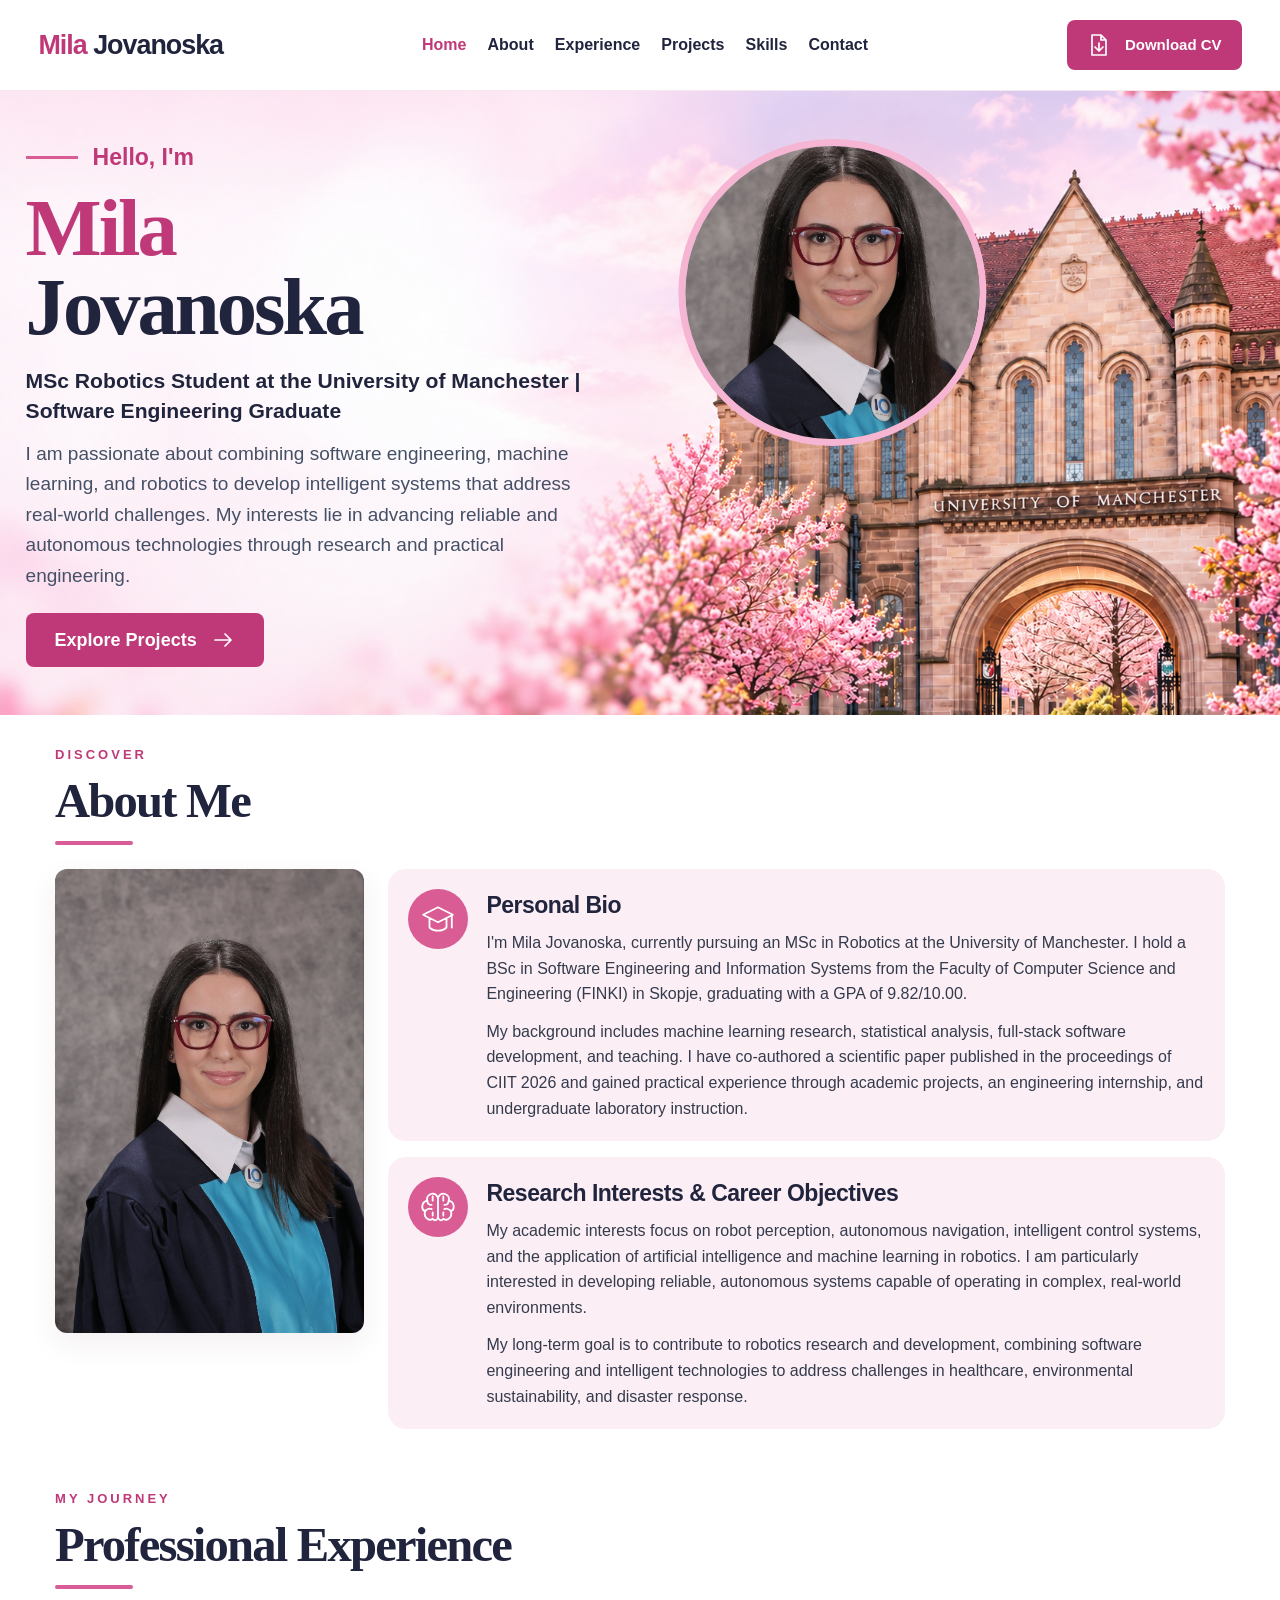
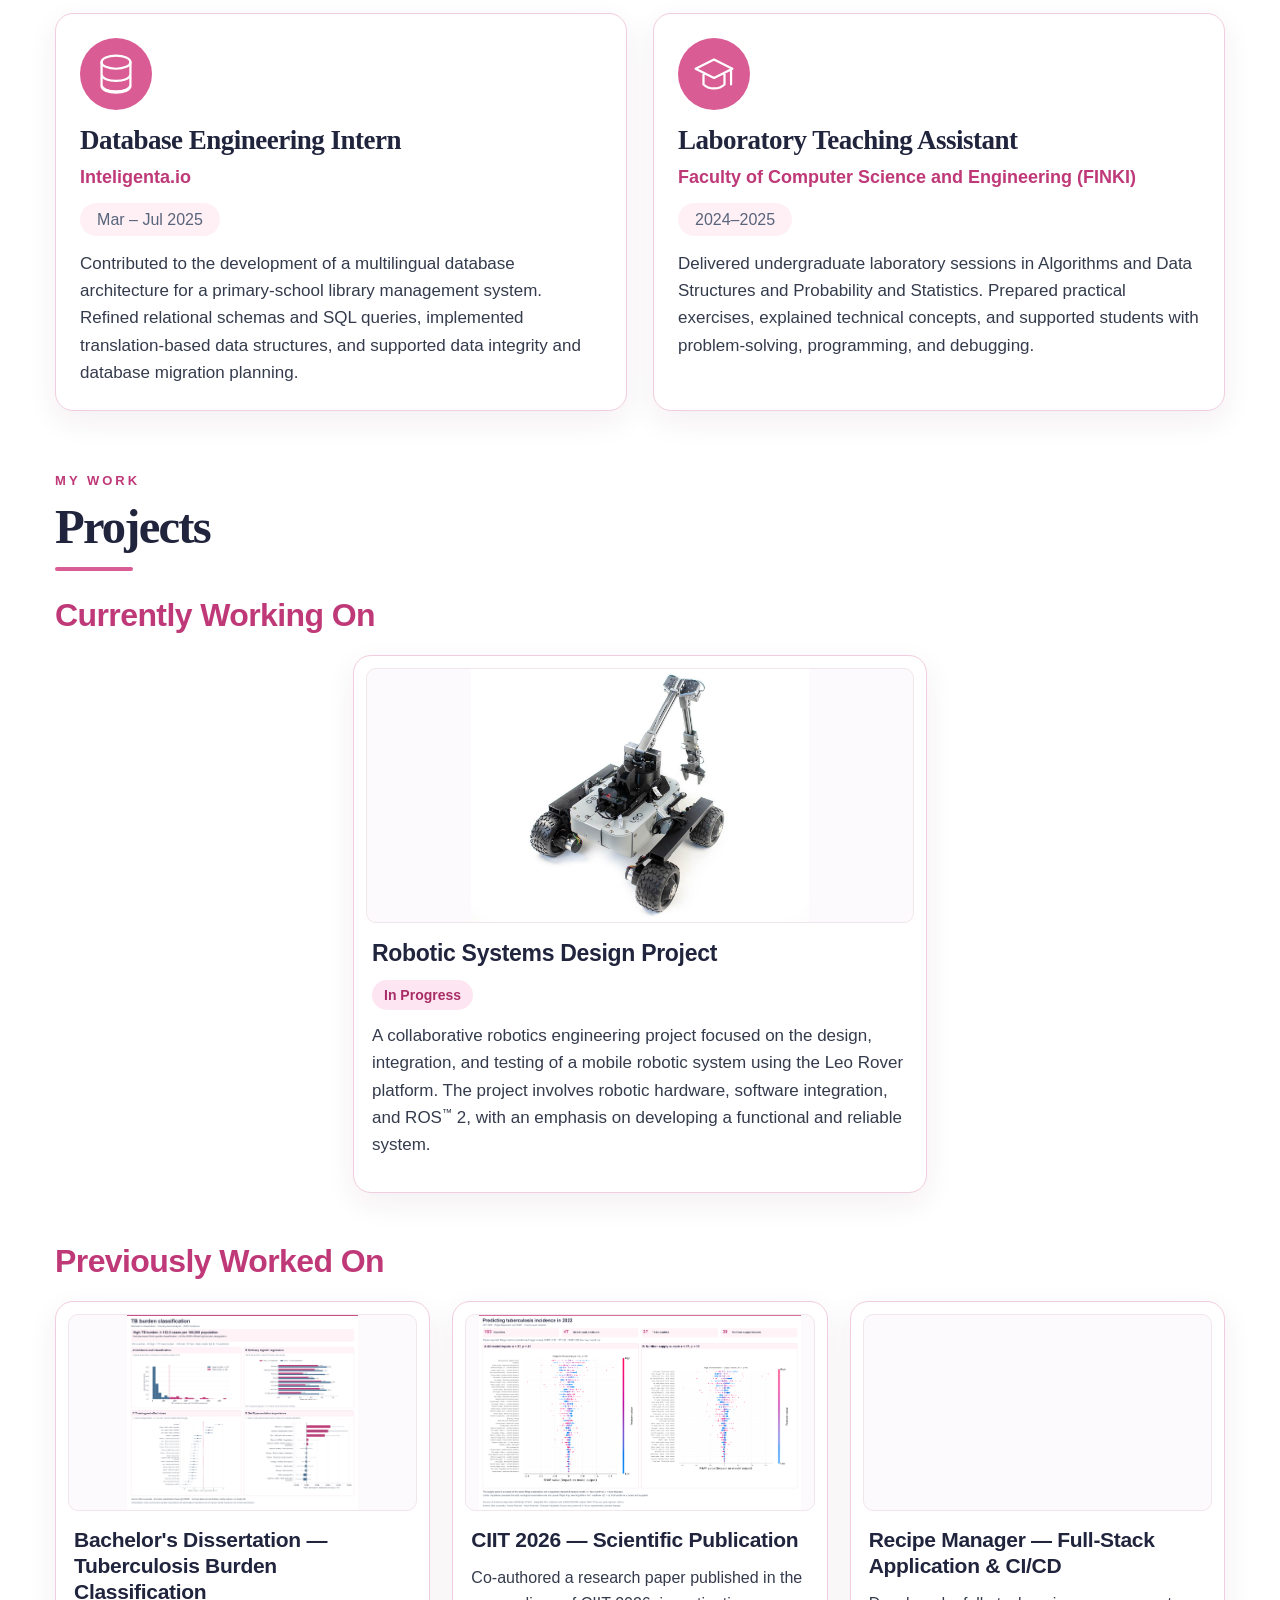
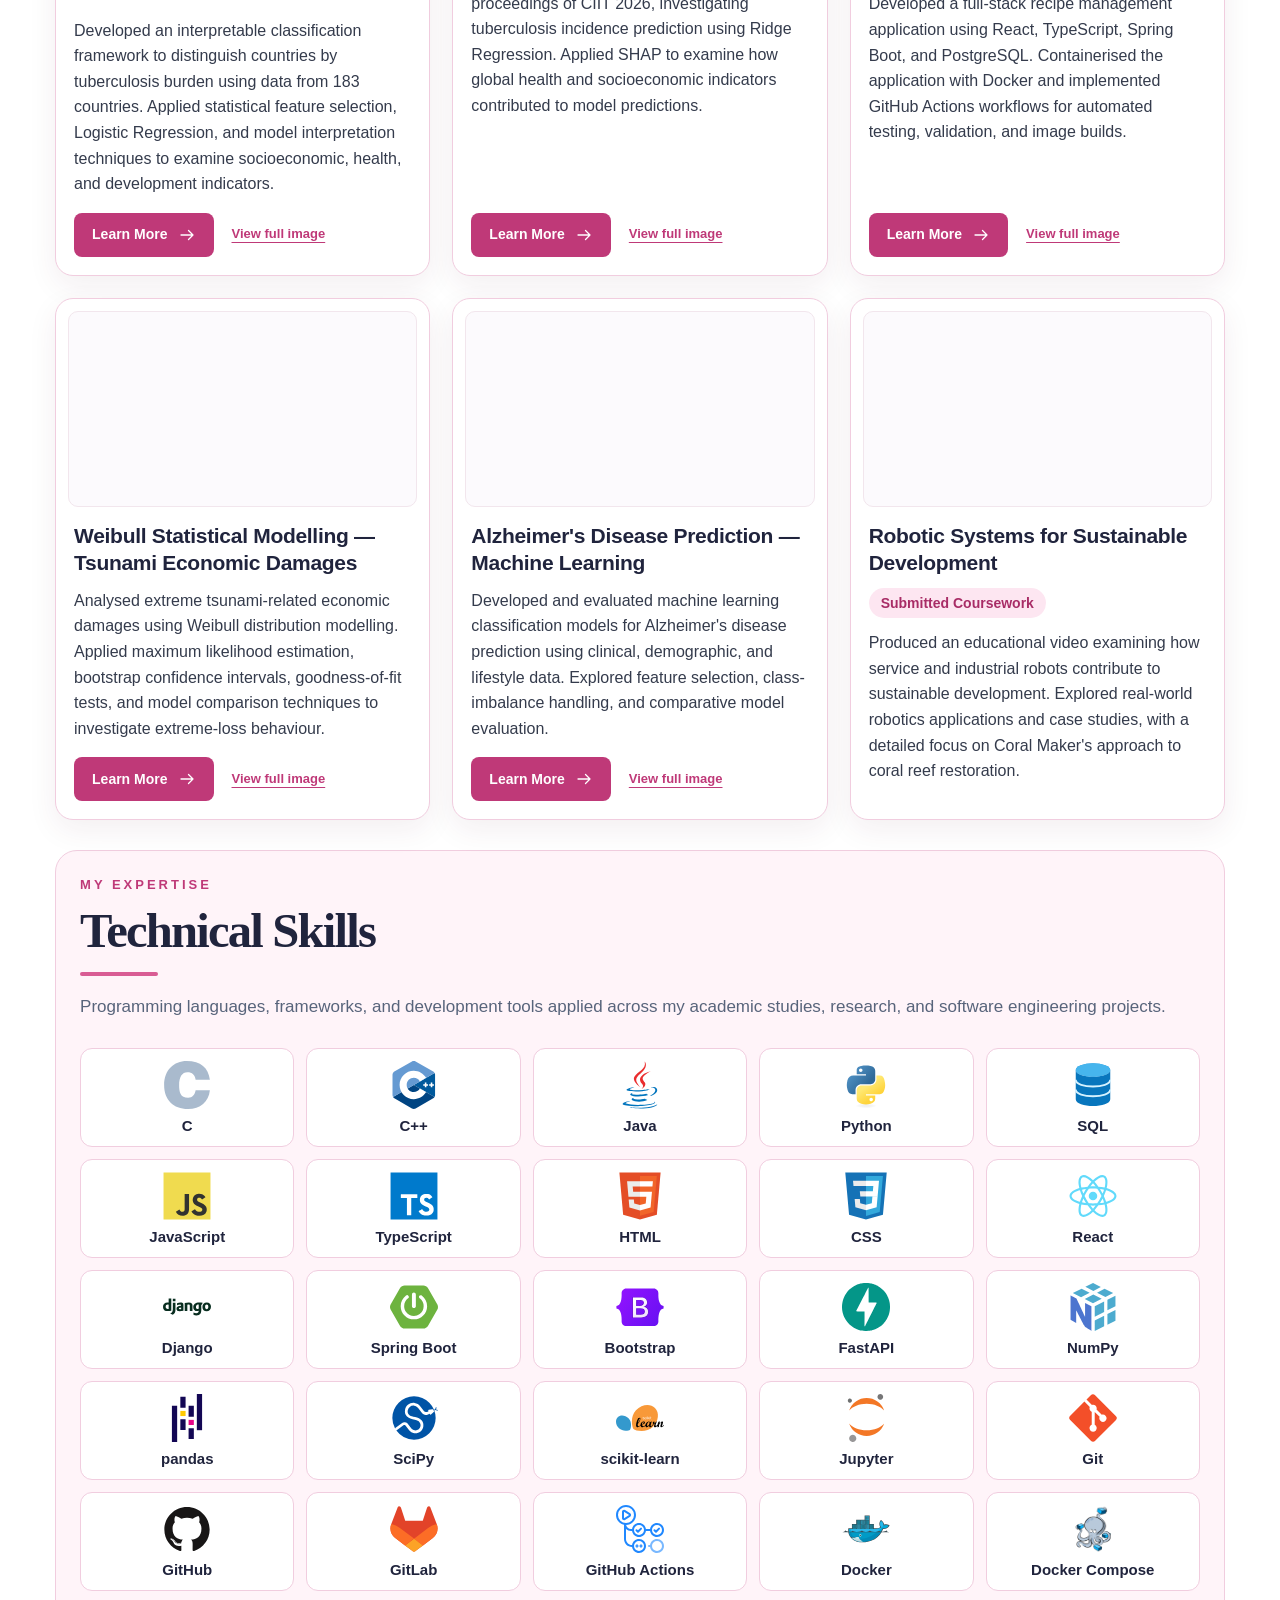
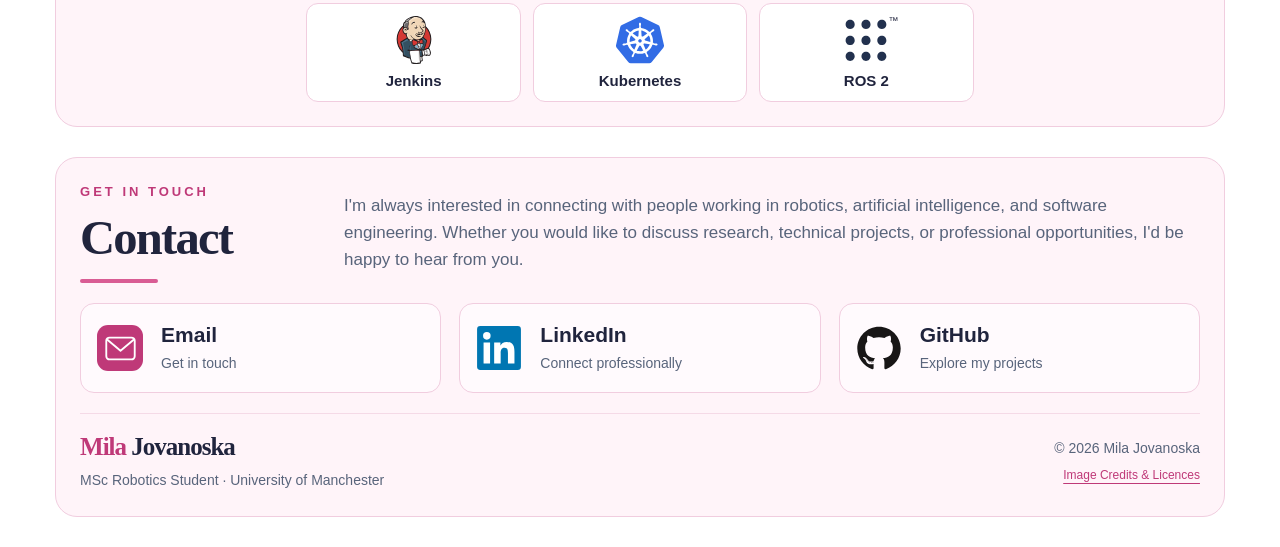
<file: index.html>
<!doctype html>
<html lang="en">
<head>
  <meta charset="utf-8">
  <meta name="viewport" content="width=device-width, initial-scale=1">
  <meta name="description" content="Mila Jovanoska's academic and technical portfolio: robotics, machine learning, software engineering, research and projects.">
  <meta name="theme-color" content="#fff5f9">
  <title>Mila Jovanoska | Portfolio</title>
  <link rel="icon" href="data:,">
  <link rel="stylesheet" href="css/styles.css">
  <script src="js/data.js" defer></script>
  <script src="js/main.js" defer></script>
</head>
<body>
  <a class="skip-link" href="#main">Skip to content</a>
  <svg class="icon-definitions" xmlns="http://www.w3.org/2000/svg" aria-hidden="true">
    <defs>
      <symbol id="icon-cap" viewBox="0 0 32 32"><path d="m2 12 14-7 14 7-14 7-14-7Zm6 3v9c4 4 12 4 16 0v-9M29 13v11"/></symbol>
      <symbol id="icon-brain" viewBox="0 0 32 32"><path d="M16 7c-4-7-12-2-10 3-6 1-6 9-2 10-2 5 3 10 7 7 2 3 5 1 5-2V7Zm0 0c4-7 12-2 10 3 6 1 6 9 2 10 2 5-3 10-7 7-2 3-5 1-5-2M6 10c0 3 2 4 4 4M4 20c1-2 4-3 6-2m16-8c0 3-2 4-4 4m6 6c-1-2-4-3-6-2M11 6v4m10-4v4M11 24v-3m10 3v-3"/></symbol>
      <symbol id="icon-database" viewBox="0 0 32 32"><ellipse cx="16" cy="7" rx="11" ry="5"/><path d="M5 7v18c0 7 22 7 22 0V7M5 16c0 7 22 7 22 0M5 24c0 7 22 7 22 0"/></symbol>
      <symbol id="icon-arrow" viewBox="0 0 24 24"><path d="M4 12h16m-6-6 6 6-6 6"/></symbol>
      <symbol id="icon-download" viewBox="0 0 24 24"><path d="M14 2H5v20h14V7l-5-5Zm0 0v5h5M12 10v8m-4-4 4 4 4-4"/></symbol>
      <symbol id="icon-mail" viewBox="0 0 32 32"><rect x="3" y="6" width="26" height="20" rx="3"/><path d="m4 8 12 10L28 8"/></symbol>
      <symbol id="icon-menu" viewBox="0 0 24 24"><path d="M3 6h18M3 12h18M3 18h18"/></symbol>
    </defs>
  </svg>
  <header class="site-header">
    <div class="header-inner">
      <a class="brand" href="#home" aria-label="Mila Jovanoska, home"><span>Mila</span> Jovanoska</a>
      <button class="menu-toggle" type="button" aria-label="Toggle navigation menu" aria-expanded="false" aria-controls="primary-navigation" hidden><svg class="icon" aria-hidden="true"><use href="#icon-menu"/></svg><span>Menu</span></button>
      <nav id="primary-navigation" class="primary-navigation" aria-label="Main navigation">
        <a href="#home" aria-current="location">Home</a><a href="#about">About</a><a href="#experience">Experience</a><a href="#projects">Projects</a><a href="#skills">Skills</a><a href="#contact">Contact</a>
      </nav>
      <a class="button cv-button" href="assets/documents/mila-jovanoska-academic-cv.pdf" download><svg class="icon" aria-hidden="true"><use href="#icon-download"/></svg><span>Download CV</span></a>
    </div>
  </header>
  <main id="main" tabindex="-1">
    <section id="home" class="hero" aria-labelledby="home-heading">
      <div class="container hero-inner">
        <div class="hero-copy">
          <p class="hero-greeting">Hello, I'm</p>
          <h1 id="home-heading"><span>Mila</span> Jovanoska</h1>
          <p class="hero-subtitle">MSc Robotics Student at the University of Manchester | Software Engineering Graduate</p>
          <p class="hero-introduction">I am passionate about combining software engineering, machine learning, and robotics to develop intelligent systems that address real-world challenges. My interests lie in advancing reliable and autonomous technologies through research and practical engineering.</p>
          <a class="button hero-button" href="#projects">Explore Projects <svg class="icon" aria-hidden="true"><use href="#icon-arrow"/></svg></a>
        </div>
        <div class="hero-portrait"><img src="assets/images/home/mila-graduation-portrait.jpg" width="1067" height="1600" alt="Mila Jovanoska in her graduation gown" fetchpriority="high"></div>
      </div>
    </section>
    <section id="about" class="section about-section" aria-labelledby="about-heading">
      <div class="container">
        <div class="section-heading"><p class="eyebrow">Discover</p><h2 id="about-heading">About Me</h2></div>
        <div class="about-layout">
          <img class="about-portrait" src="assets/images/home/mila-graduation-portrait.jpg" width="1067" height="1600" alt="Mila Jovanoska's graduation portrait" loading="lazy">
          <div class="about-cards">
            <article class="bio-card"><span class="icon-circle"><svg class="icon" aria-hidden="true"><use href="#icon-cap"/></svg></span><div><h3>Personal Bio</h3><p>I'm Mila Jovanoska, currently pursuing an MSc in Robotics at the University of Manchester. I hold a BSc in Software Engineering and Information Systems from the Faculty of Computer Science and Engineering (FINKI) in Skopje, graduating with a GPA of 9.82/10.00.</p><p>My background includes machine learning research, statistical analysis, full-stack software development, and teaching. I have co-authored a scientific paper published in the proceedings of CIIT 2026 and gained practical experience through academic projects, an engineering internship, and undergraduate laboratory instruction.</p></div></article>
            <article class="bio-card"><span class="icon-circle"><svg class="icon" aria-hidden="true"><use href="#icon-brain"/></svg></span><div><h3>Research Interests &amp; Career Objectives</h3><p>My academic interests focus on robot perception, autonomous navigation, intelligent control systems, and the application of artificial intelligence and machine learning in robotics. I am particularly interested in developing reliable, autonomous systems capable of operating in complex, real-world environments.</p><p>My long-term goal is to contribute to robotics research and development, combining software engineering and intelligent technologies to address challenges in healthcare, environmental sustainability, and disaster response.</p></div></article>
          </div>
        </div>
      </div>
    </section>
    <section id="experience" class="section experience-section" aria-labelledby="experience-heading">
      <div class="container">
        <div class="section-heading"><p class="eyebrow">My Journey</p><h2 id="experience-heading">Professional Experience</h2></div>
        <div class="experience-grid">
          <article class="experience-card"><span class="icon-circle"><svg class="icon" aria-hidden="true"><use href="#icon-database"/></svg></span><h3>Database Engineering Intern</h3><p class="organisation">Inteligenta.io</p><p class="period">Mar – Jul 2025</p><p>Contributed to the development of a multilingual database architecture for a primary-school library management system. Refined relational schemas and SQL queries, implemented translation-based data structures, and supported data integrity and database migration planning.</p></article>
          <article class="experience-card"><span class="icon-circle"><svg class="icon" aria-hidden="true"><use href="#icon-cap"/></svg></span><h3>Laboratory Teaching Assistant</h3><p class="organisation">Faculty of Computer Science and Engineering (FINKI)</p><p class="period">2024–2025</p><p>Delivered undergraduate laboratory sessions in Algorithms and Data Structures and Probability and Statistics. Prepared practical exercises, explained technical concepts, and supported students with problem-solving, programming, and debugging.</p></article>
        </div>
      </div>
    </section>
    <section id="projects" class="section projects-section" aria-labelledby="projects-heading">
      <div class="container">
        <div class="section-heading"><p class="eyebrow">My Work</p><h2 id="projects-heading">Projects</h2></div>
        <div class="project-subsection" role="group" aria-labelledby="current-heading"><h3 id="current-heading" class="subsection-heading">Currently Working On</h3><div id="current-projects" class="current-projects project-grid"></div></div>
        <div class="project-subsection previous-subsection" role="group" aria-labelledby="previous-heading"><h3 id="previous-heading" class="subsection-heading">Previously Worked On</h3><div id="previous-projects" class="previous-projects project-grid"></div></div>
        <noscript><p class="notice">Enable JavaScript to display the project, skill and contact cards.</p></noscript>
      </div>
    </section>
    <section id="skills" class="section skills-section" aria-labelledby="skills-heading">
      <div class="container section-panel">
        <div class="section-heading"><p class="eyebrow">My Expertise</p><h2 id="skills-heading">Technical Skills</h2></div>
        <p class="section-introduction">Programming languages, frameworks, and development tools applied across my academic studies, research, and software engineering projects.</p>
        <ul id="skills-list" class="skills-grid" aria-label="Technologies and tools"></ul>
      </div>
    </section>
    <section id="contact" class="section contact-section" aria-labelledby="contact-heading">
      <div class="container section-panel">
        <div class="contact-introduction"><div class="section-heading"><p class="eyebrow">Get In Touch</p><h2 id="contact-heading">Contact</h2></div><p>I'm always interested in connecting with people working in robotics, artificial intelligence, and software engineering. Whether you would like to discuss research, technical projects, or professional opportunities, I'd be happy to hear from you.</p></div>
        <div id="contact-cards" class="contact-grid"></div>
        <footer class="site-footer"><div><p class="brand"><span>Mila</span> Jovanoska</p><p>MSc Robotics Student · University of Manchester</p></div><div class="footer-legal"><p class="footer-copyright">© 2026 Mila Jovanoska</p><a href="credits.html">Image Credits &amp; Licences</a></div></footer>
      </div>
    </section>
  </main>
</body>
</html>
</file>
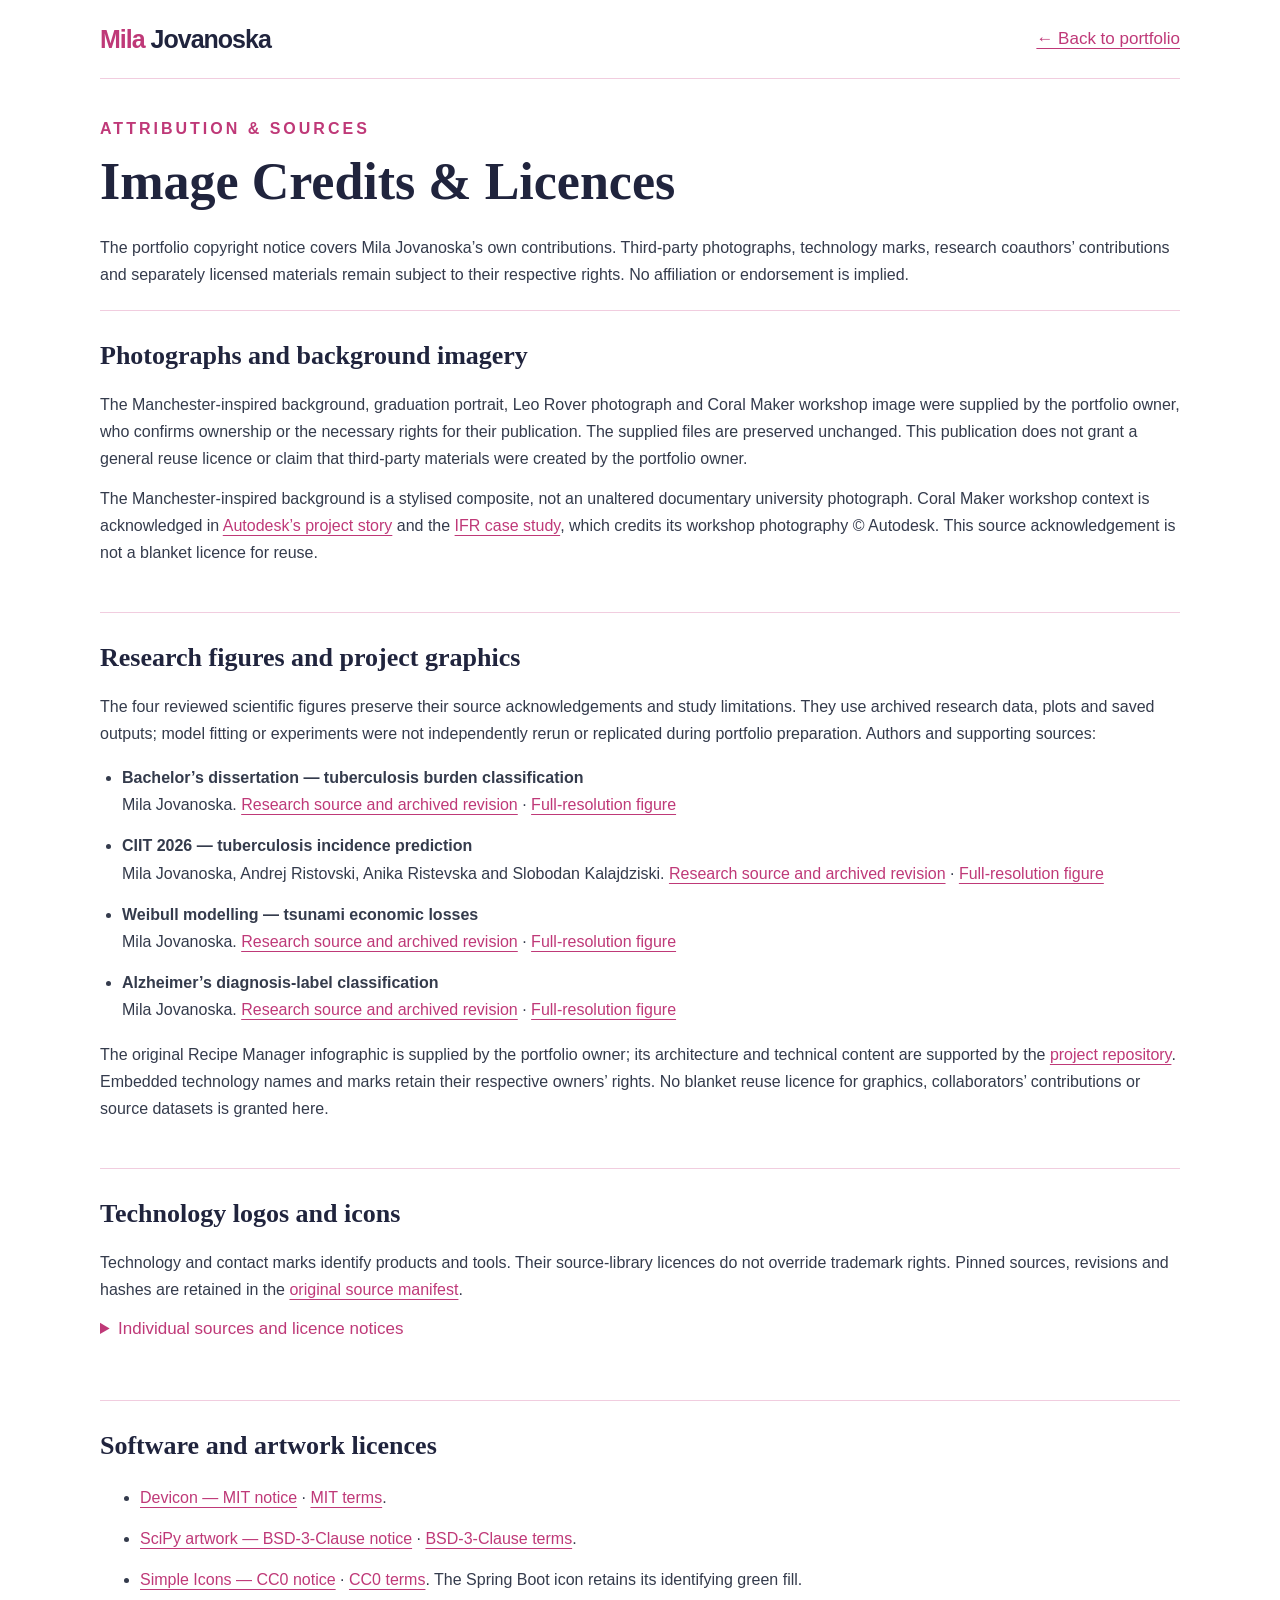
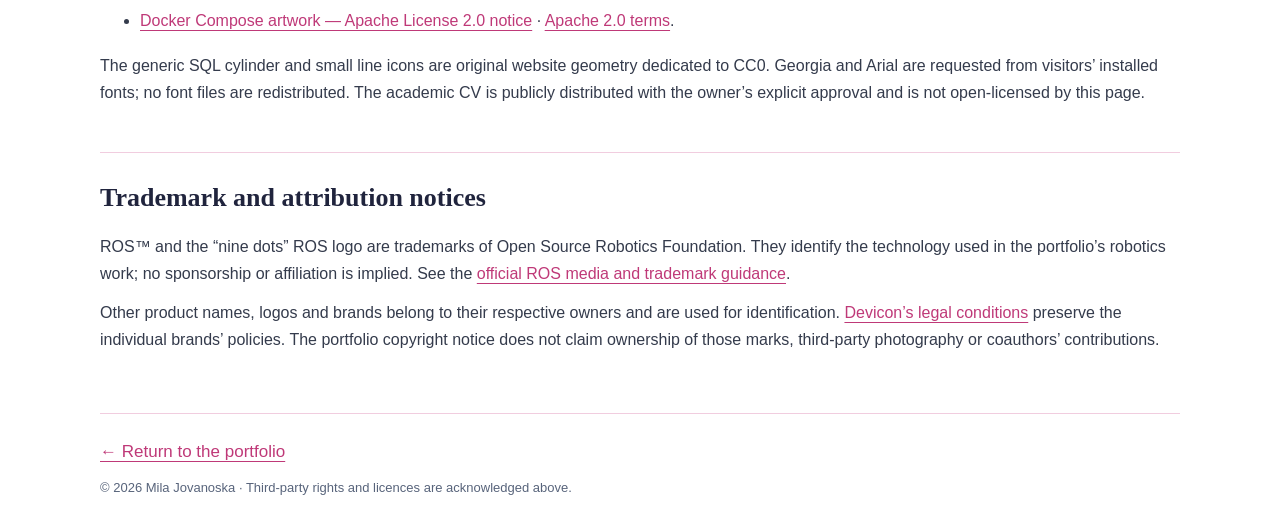
<file: credits.html>
<!doctype html>
<html lang="en"><head><meta charset="utf-8"><meta name="viewport" content="width=device-width,initial-scale=1"><meta name="description" content="Image credits, research acknowledgements and licence notices for Mila Jovanoska’s portfolio."><title>Image Credits &amp; Licences | Mila Jovanoska</title><link rel="stylesheet" href="css/styles.css"><link rel="stylesheet" href="css/credits.css"></head>
<body><a class="skip-link" href="#credits-main">Skip to credits</a><header class="credits-header"><a class="brand" href="index.html#home"><span>Mila</span> Jovanoska</a><a href="index.html#home">← Back to portfolio</a></header>
<main id="credits-main" class="credits-main"><p class="eyebrow">Attribution &amp; sources</p><h1>Image Credits &amp; Licences</h1><p>The portfolio copyright notice covers Mila Jovanoska’s own contributions. Third-party photographs, technology marks, research coauthors’ contributions and separately licensed materials remain subject to their respective rights. No affiliation or endorsement is implied.</p>
<section><h2>Photographs and background imagery</h2><p>The Manchester-inspired background, graduation portrait, Leo Rover photograph and Coral Maker workshop image were supplied by the portfolio owner, who confirms ownership or the necessary rights for their publication. The supplied files are preserved unchanged. This publication does not grant a general reuse licence or claim that third-party materials were created by the portfolio owner.</p><p>The Manchester-inspired background is a stylised composite, not an unaltered documentary university photograph. Coral Maker workshop context is acknowledged in <a href="https://www.autodesk.com/design-make/videos/coral-reef-conservation">Autodesk’s project story</a> and the <a href="https://ifr.org/case-studies/how-cobots-and-ai-are-being-used-to-revive-coral-reefs">IFR case study</a>, which credits its workshop photography © Autodesk. This source acknowledgement is not a blanket licence for reuse.</p></section>
<section><h2>Research figures and project graphics</h2><p>The four reviewed scientific figures preserve their source acknowledgements and study limitations. They use archived research data, plots and saved outputs; model fitting or experiments were not independently rerun or replicated during portfolio preparation. Authors and supporting sources:</p><ul class="research-list"><li><strong>Bachelor’s dissertation — tuberculosis burden classification</strong><br>Mila Jovanoska. <a href="https://github.com/MilaJovanoska/tb-burden-classification-thesis/tree/32f32613ad92b04a5c77ff51bfdff3e3370920b3">Research source and archived revision</a> · <a href="assets/images/projects/bachelors-dissertation-reviewed.png">Full-resolution figure</a></li><li><strong>CIIT 2026 — tuberculosis incidence prediction</strong><br>Mila Jovanoska, Andrej Ristovski, Anika Ristevska and Slobodan Kalajdziski. <a href="https://github.com/MilaJovanoska/tb-incidence-ridge-shap-ciit2026/tree/1078e41279d609d3e459b2b3a0eed2462ebd180f">Research source and archived revision</a> · <a href="assets/images/projects/ciit-research-paper-reviewed.png">Full-resolution figure</a></li><li><strong>Weibull modelling — tsunami economic losses</strong><br>Mila Jovanoska. <a href="https://github.com/MilaJovanoska/weibull-extreme-tsunami-damages/tree/279e86e0ffb3d3276ee9cd82cb4e72e3f2952167">Research source and archived revision</a> · <a href="assets/images/projects/weibull-economic-losses-reviewed.png">Full-resolution figure</a></li><li><strong>Alzheimer’s diagnosis-label classification</strong><br>Mila Jovanoska. <a href="https://github.com/MilaJovanoska/alzheimers-disease-prediction-ml/tree/38deeb48e2117bb4b2cf18ea741828afdbd88520">Research source and archived revision</a> · <a href="assets/images/projects/alzheimers-tabular-evaluation-reviewed.png">Full-resolution figure</a></li></ul><p>The original Recipe Manager infographic is supplied by the portfolio owner; its architecture and technical content are supported by the <a href="https://github.com/MilaJovanoska/recipe-manager-ci-cd">project repository</a>. Embedded technology names and marks retain their respective owners’ rights. No blanket reuse licence for graphics, collaborators’ contributions or source datasets is granted here.</p></section>
<section><h2>Technology logos and icons</h2><p>Technology and contact marks identify products and tools. Their source-library licences do not override trademark rights. Pinned sources, revisions and hashes are retained in the <a href="assets/images/skills/sources.json">original source manifest</a>.</p><details><summary>Individual sources and licence notices</summary><div class="credits-table"><table><caption>Technology and contact marks</caption><thead><tr><th scope="col">Mark</th><th scope="col">Source</th><th scope="col">Licence / notice</th><th scope="col">Treatment</th></tr></thead><tbody><tr><th scope="row">C</th><td><a href="https://raw.githubusercontent.com/devicons/devicon/6a37858047b0e8d9c9c0e68f4a071fc410652e89/icons/c/c-original.svg">Original source</a></td><td><a href="assets/licenses/devicon-MIT.txt">Devicon MIT; brand/trademark terms apply</a></td><td>Original local copy; proportional display.</td></tr><tr><th scope="row">C++</th><td><a href="https://raw.githubusercontent.com/devicons/devicon/6a37858047b0e8d9c9c0e68f4a071fc410652e89/icons/cplusplus/cplusplus-original.svg">Original source</a></td><td><a href="assets/licenses/devicon-MIT.txt">Devicon MIT; brand/trademark terms apply</a></td><td>Original local copy; proportional display.</td></tr><tr><th scope="row">HTML</th><td><a href="https://raw.githubusercontent.com/devicons/devicon/6a37858047b0e8d9c9c0e68f4a071fc410652e89/icons/html5/html5-original.svg">Original source</a></td><td><a href="assets/licenses/devicon-MIT.txt">Devicon MIT; brand/trademark terms apply</a></td><td>Original local copy; proportional display.</td></tr><tr><th scope="row">CSS</th><td><a href="https://raw.githubusercontent.com/devicons/devicon/6a37858047b0e8d9c9c0e68f4a071fc410652e89/icons/css3/css3-original.svg">Original source</a></td><td><a href="assets/licenses/devicon-MIT.txt">Devicon MIT; brand/trademark terms apply</a></td><td>Original local copy; proportional display.</td></tr><tr><th scope="row">Java</th><td><a href="https://raw.githubusercontent.com/devicons/devicon/6a37858047b0e8d9c9c0e68f4a071fc410652e89/icons/java/java-original.svg">Original source</a></td><td><a href="assets/licenses/devicon-MIT.txt">Devicon MIT; brand/trademark terms apply</a></td><td>Original local copy; proportional display.</td></tr><tr><th scope="row">Python</th><td><a href="https://raw.githubusercontent.com/devicons/devicon/6a37858047b0e8d9c9c0e68f4a071fc410652e89/icons/python/python-original.svg">Original source</a></td><td><a href="assets/licenses/devicon-MIT.txt">Devicon MIT; brand/trademark terms apply</a></td><td>Original local copy; proportional display.</td></tr><tr><th scope="row">NumPy</th><td><a href="https://raw.githubusercontent.com/devicons/devicon/6a37858047b0e8d9c9c0e68f4a071fc410652e89/icons/numpy/numpy-original.svg">Original source</a></td><td><a href="assets/licenses/devicon-MIT.txt">Devicon MIT; brand/trademark terms apply</a></td><td>Original local copy; proportional display.</td></tr><tr><th scope="row">pandas</th><td><a href="https://raw.githubusercontent.com/devicons/devicon/6a37858047b0e8d9c9c0e68f4a071fc410652e89/icons/pandas/pandas-original.svg">Original source</a></td><td><a href="assets/licenses/devicon-MIT.txt">Devicon MIT; brand/trademark terms apply</a></td><td>Original local copy; proportional display.</td></tr><tr><th scope="row">Jupyter</th><td><a href="https://raw.githubusercontent.com/devicons/devicon/6a37858047b0e8d9c9c0e68f4a071fc410652e89/icons/jupyter/jupyter-original.svg">Original source</a></td><td><a href="assets/licenses/devicon-MIT.txt">Devicon MIT; brand/trademark terms apply</a></td><td>Original local copy; proportional display.</td></tr><tr><th scope="row">Bootstrap</th><td><a href="https://raw.githubusercontent.com/devicons/devicon/6a37858047b0e8d9c9c0e68f4a071fc410652e89/icons/bootstrap/bootstrap-original.svg">Original source</a></td><td><a href="assets/licenses/devicon-MIT.txt">Devicon MIT; brand/trademark terms apply</a></td><td>Original local copy; proportional display.</td></tr><tr><th scope="row">React</th><td><a href="https://raw.githubusercontent.com/devicons/devicon/6a37858047b0e8d9c9c0e68f4a071fc410652e89/icons/react/react-original.svg">Original source</a></td><td><a href="assets/licenses/devicon-MIT.txt">Devicon MIT; brand/trademark terms apply</a></td><td>Original local copy; proportional display.</td></tr><tr><th scope="row">Git</th><td><a href="https://raw.githubusercontent.com/devicons/devicon/6a37858047b0e8d9c9c0e68f4a071fc410652e89/icons/git/git-original.svg">Original source</a></td><td><a href="assets/licenses/devicon-MIT.txt">Devicon MIT; brand/trademark terms apply</a></td><td>Original local copy; proportional display.</td></tr><tr><th scope="row">Docker</th><td><a href="https://raw.githubusercontent.com/devicons/devicon/6a37858047b0e8d9c9c0e68f4a071fc410652e89/icons/docker/docker-original.svg">Original source</a></td><td><a href="assets/licenses/devicon-MIT.txt">Devicon MIT; brand/trademark terms apply</a></td><td>Original local copy; proportional display.</td></tr><tr><th scope="row">Jenkins</th><td><a href="https://raw.githubusercontent.com/devicons/devicon/6a37858047b0e8d9c9c0e68f4a071fc410652e89/icons/jenkins/jenkins-original.svg">Original source</a></td><td><a href="assets/licenses/devicon-MIT.txt">Devicon MIT; brand/trademark terms apply</a></td><td>Original local copy; proportional display.</td></tr><tr><th scope="row">GitHub</th><td><a href="https://raw.githubusercontent.com/devicons/devicon/6a37858047b0e8d9c9c0e68f4a071fc410652e89/icons/github/github-original.svg">Original source</a></td><td><a href="assets/licenses/devicon-MIT.txt">Devicon MIT; brand/trademark terms apply</a></td><td>Original local copy; proportional display.</td></tr><tr><th scope="row">GitLab</th><td><a href="https://raw.githubusercontent.com/devicons/devicon/6a37858047b0e8d9c9c0e68f4a071fc410652e89/icons/gitlab/gitlab-original.svg">Original source</a></td><td><a href="assets/licenses/devicon-MIT.txt">Devicon MIT; brand/trademark terms apply</a></td><td>Original local copy; proportional display.</td></tr><tr><th scope="row">Kubernetes</th><td><a href="https://raw.githubusercontent.com/devicons/devicon/6a37858047b0e8d9c9c0e68f4a071fc410652e89/icons/kubernetes/kubernetes-original.svg">Original source</a></td><td><a href="assets/licenses/devicon-MIT.txt">Devicon MIT; brand/trademark terms apply</a></td><td>Original local copy; proportional display.</td></tr><tr><th scope="row">ROS™ 2</th><td><a href="https://raw.githubusercontent.com/devicons/devicon/6a37858047b0e8d9c9c0e68f4a071fc410652e89/icons/ros/ros-original.svg">Original source</a></td><td><a href="assets/licenses/devicon-MIT.txt">Devicon MIT; brand/trademark terms apply</a></td><td>Original local copy; proportional display.</td></tr><tr><th scope="row">LinkedIn contact icon</th><td><a href="https://raw.githubusercontent.com/devicons/devicon/6a37858047b0e8d9c9c0e68f4a071fc410652e89/icons/linkedin/linkedin-original.svg">Original source</a></td><td><a href="assets/licenses/devicon-MIT.txt">Devicon MIT; brand/trademark terms apply</a></td><td>Original local copy; proportional display.</td></tr><tr><th scope="row">Django</th><td><a href="https://raw.githubusercontent.com/devicons/devicon/6a37858047b0e8d9c9c0e68f4a071fc410652e89/icons/django/django-plain-wordmark.svg">Original source</a></td><td><a href="assets/licenses/devicon-MIT.txt">Devicon MIT; brand/trademark terms apply</a></td><td>Original local copy; proportional display.</td></tr><tr><th scope="row">SciPy</th><td><a href="https://raw.githubusercontent.com/scipy/scipy/978570c7f9a10623c1236e51537297a37908bd0c/doc/source/_static/logo.svg">Original source</a></td><td><a href="assets/licenses/scipy-BSD-3-Clause.txt">SciPy BSD-3-Clause; identifying project mark</a></td><td>Original local copy; proportional display.</td></tr><tr><th scope="row">Docker Compose</th><td><a href="https://raw.githubusercontent.com/docker/compose/e18ab3d8797716b565e47b32f0ddb60e052fbbb6/logo.png">Original source</a></td><td><a href="assets/licenses/docker-compose-Apache-2.0.txt">Docker Compose Apache-2.0; Docker trademark terms apply</a></td><td>Original local copy; proportional display.</td></tr><tr><th scope="row">Spring Boot</th><td><a href="https://raw.githubusercontent.com/simple-icons/simple-icons/11.15.0/icons/springboot.svg">Original source</a></td><td><a href="assets/licenses/simple-icons-CC0.txt">Simple Icons CC0-1.0; Spring trademark terms apply; official green fill added</a></td><td>Spring green fill added; original geometry retained.</td></tr><tr><th scope="row">JavaScript</th><td><a href="https://raw.githubusercontent.com/devicons/devicon/6a37858047b0e8d9c9c0e68f4a071fc410652e89/icons/javascript/javascript-original.svg">Original source</a></td><td><a href="assets/licenses/devicon-MIT.txt">Devicon MIT; brand/trademark terms apply</a></td><td>Original local copy; proportional display.</td></tr><tr><th scope="row">TypeScript</th><td><a href="https://raw.githubusercontent.com/devicons/devicon/6a37858047b0e8d9c9c0e68f4a071fc410652e89/icons/typescript/typescript-original.svg">Original source</a></td><td><a href="assets/licenses/devicon-MIT.txt">Devicon MIT; brand/trademark terms apply</a></td><td>Original local copy; proportional display.</td></tr><tr><th scope="row">FastAPI</th><td><a href="https://raw.githubusercontent.com/devicons/devicon/6a37858047b0e8d9c9c0e68f4a071fc410652e89/icons/fastapi/fastapi-original.svg">Original source</a></td><td><a href="assets/licenses/devicon-MIT.txt">Devicon MIT; brand/trademark terms apply</a></td><td>Original local copy; proportional display.</td></tr><tr><th scope="row">scikit-learn</th><td><a href="https://raw.githubusercontent.com/devicons/devicon/6a37858047b0e8d9c9c0e68f4a071fc410652e89/icons/scikitlearn/scikitlearn-original.svg">Original source</a></td><td><a href="assets/licenses/devicon-MIT.txt">Devicon MIT; brand/trademark terms apply</a></td><td>Original local copy; proportional display.</td></tr><tr><th scope="row">GitHub Actions</th><td><a href="https://raw.githubusercontent.com/devicons/devicon/6a37858047b0e8d9c9c0e68f4a071fc410652e89/icons/githubactions/githubactions-original.svg">Original source</a></td><td><a href="assets/licenses/devicon-MIT.txt">Devicon MIT; brand/trademark terms apply</a></td><td>Original local copy; proportional display.</td></tr></tbody></table></div></details></section>
<section><h2>Software and artwork licences</h2><ul><li><a href="assets/licenses/devicon-MIT.txt">Devicon — MIT notice</a> · <a href="https://opensource.org/license/mit">MIT terms</a>.</li><li><a href="assets/licenses/scipy-BSD-3-Clause.txt">SciPy artwork — BSD-3-Clause notice</a> · <a href="https://opensource.org/license/bsd-3-clause">BSD-3-Clause terms</a>.</li><li><a href="assets/licenses/simple-icons-CC0.txt">Simple Icons — CC0 notice</a> · <a href="https://creativecommons.org/publicdomain/zero/1.0/">CC0 terms</a>. The Spring Boot icon retains its identifying green fill.</li><li><a href="assets/licenses/docker-compose-Apache-2.0.txt">Docker Compose artwork — Apache License 2.0 notice</a> · <a href="https://www.apache.org/licenses/LICENSE-2.0">Apache 2.0 terms</a>.</li></ul><p>The generic SQL cylinder and small line icons are original website geometry dedicated to CC0. Georgia and Arial are requested from visitors’ installed fonts; no font files are redistributed. The academic CV is publicly distributed with the owner’s explicit approval and is not open-licensed by this page.</p></section>
<section><h2>Trademark and attribution notices</h2><p>ROS™ and the “nine dots” ROS logo are trademarks of Open Source Robotics Foundation. They identify the technology used in the portfolio’s robotics work; no sponsorship or affiliation is implied. See the <a href="https://www.ros.org/blog/media/">official ROS media and trademark guidance</a>.</p><p>Other product names, logos and brands belong to their respective owners and are used for identification. <a href="https://devicon.dev/">Devicon’s legal conditions</a> preserve the individual brands’ policies. The portfolio copyright notice does not claim ownership of those marks, third-party photography or coauthors’ contributions.</p></section>
</main><footer class="credits-footer"><a href="index.html#home">← Return to the portfolio</a><p>© 2026 Mila Jovanoska · Third-party rights and licences are acknowledged above.</p></footer></body></html>
</file>
<file: css/styles.css>
/* Design tokens and base typography */
:root {
  --color-bg: #fff;
  --color-bg-soft: #fff4f9;
  --color-bg-blush: #fff0f6;
  --color-accent: #d95c94;
  --color-accent-strong: #bf3978;
  --color-border: #f1cddf;
  --color-heading: #20243d;
  --color-text: #343b4c;
  --color-muted: #58647b;
  --shadow-card: 0 10px 30px rgb(82 31 61 / 7%);
  --radius-card: 18px;
  --font-display: Georgia, "Times New Roman", serif;
  --font-body: Arial, Helvetica, sans-serif;
  --container: 1240px;
  --gutter: clamp(20px, 4.3vw, 64px);
  --header-height: 90px;
  --section-space: 30px;
  --panel-space: 24px;
  --subsection-space: 48px;
}
*, *::before, *::after { box-sizing: border-box; }
html { scroll-behavior: smooth; }
body { margin: 0; background: var(--color-bg); color: var(--color-text); font: 17px/1.6 var(--font-body); }
img { display: block; max-width: 100%; }
a { color: var(--color-accent-strong); text-underline-offset: 4px; }
a, button { -webkit-tap-highlight-color: transparent; }
button { font: inherit; }
h1, h2, h3, h4, p { margin: 0; }
h1, h2 { font-family: var(--font-display); color: var(--color-heading); }
h3, h4 { color: var(--color-heading); line-height: 1.25; }
p + p { margin-top: .75em; }
:focus-visible { outline: 3px solid #8d2055; outline-offset: 5px; }
section { scroll-margin-top: calc(var(--header-height) + 16px); }
section:focus { outline: none; }
main:focus { outline: none; }
.container { width: min(var(--container), calc(100% - var(--gutter) * 2)); margin-inline: auto; }
.icon-definitions { position: absolute; width: 0; height: 0; overflow: hidden; }
.icon { width: 24px; height: 24px; fill: none; stroke: currentColor; stroke-width: 1.7; stroke-linecap: round; stroke-linejoin: round; flex: 0 0 auto; }
.skip-link { position: fixed; top: 8px; left: 12px; z-index: 100; padding: 10px 20px; background: #fff; transform: translateY(-150%); }
.skip-link:focus { transform: translateY(0); }
.button { display: inline-flex; align-items: center; justify-content: center; gap: 14px; min-height: 48px; padding: 13px 24px; border: 1px solid transparent; border-radius: 8px; color: #fff; background: var(--color-accent-strong); font-weight: 700; line-height: 1.35; text-decoration: none; transition: background-color .18s, box-shadow .18s; }
.button:hover { background: #98275c; box-shadow: 0 5px 16px rgb(152 39 92 / 15%); }

/* Header and hero */
.site-header { position: sticky; top: 0; z-index: 20; background: rgb(255 255 255 / 98%); border-bottom: 1px solid #f8e7ef; }
.header-inner { min-height: var(--header-height); padding: 16px clamp(20px, 3vw, 48px); display: flex; align-items: center; justify-content: space-between; gap: 24px; }
.brand { color: var(--color-heading); font-size: clamp(23px, 2.1vw, 31px); font-weight: 700; letter-spacing: -1px; line-height: 1.2; white-space: nowrap; text-decoration: none; }
.brand span { color: var(--color-accent-strong); }
.primary-navigation { display: flex; align-items: center; gap: clamp(16px, 1.65vw, 28px); }
.primary-navigation a { color: var(--color-heading); font-size: 16px; font-weight: 600; text-decoration: none; padding-block: 10px; }
.primary-navigation a:hover, .primary-navigation a[aria-current] { color: var(--color-accent-strong); }
.cv-button { padding: 12px 19px; font-size: 15px; white-space: nowrap; }
.menu-toggle { display: none; }
.hero { background: #fff3f8 url("../assets/images/home/hero-background-manchester.png") center 30% / cover no-repeat; }
.hero-inner { width: min(1480px, calc(100% - clamp(20px, 2vw, 32px) * 2)); display: grid; grid-template-columns: minmax(0, 1.1fr) minmax(0, .9fr); align-items: center; gap: 36px; padding-block: 48px; }
.hero-copy { max-width: 640px; min-width: 0; }
.hero-greeting { display: flex; align-items: center; gap: 15px; color: var(--color-accent-strong); font-size: 23px; font-weight: 700; margin-bottom: 12px; }
.hero-greeting::before { content: ""; width: 52px; height: 3px; background: var(--color-accent); }
.hero h1 { font-size: clamp(65px, 6.3vw, 90px); letter-spacing: -3px; line-height: .98; margin-bottom: 20px; }
.hero h1 span { display: block; color: var(--color-accent-strong); }
.hero-subtitle { max-width: 560px; color: var(--color-heading); font-size: clamp(18px, 1.65vw, 24px); font-weight: 700; line-height: 1.45; }
.hero-introduction { max-width: 550px; color: #455066; font-size: 19px; line-height: 1.6; margin-top: 12px; }
.hero-button { margin-top: 22px; min-height: 54px; padding-inline: 28px; font-size: 18px; }
.hero-portrait { width: min(100%, clamp(280px, 24vw, 340px)); aspect-ratio: 1; border: 7px solid #f5b5d3; border-radius: 50%; overflow: hidden; align-self: start; justify-self: center; translate: -50% 0; }
.hero-portrait img { width: 100%; height: 100%; object-fit: cover; object-position: 50% 36%; transform: scale(1.18); transform-origin: 50% 38%; }

/* Shared section composition */
.section { padding-block: var(--section-space); }
.section-heading { position: relative; padding: 0 0 17px; margin-bottom: 24px; }
.eyebrow { color: var(--color-accent-strong); font-size: 13px; letter-spacing: 3px; text-transform: uppercase; font-weight: 700; margin-bottom: 8px; }
.section-heading h2 { font-size: clamp(36px, 3.8vw, 54px); line-height: 1.12; letter-spacing: -1.8px; }
.section-heading::after { content: ""; display: block; position: absolute; left: 0; bottom: 0; width: 78px; height: 4px; border-radius: 4px; background: var(--color-accent); }
.icon-circle { display: inline-flex; justify-content: center; align-items: center; width: 76px; height: 76px; border-radius: 50%; color: white; background: var(--color-accent); flex: 0 0 auto; }
.icon-circle .icon { width: 42px; height: 42px; }
.section-introduction { margin: -7px 0 28px; color: var(--color-muted); }

/* About and experience */
.about-layout { display: grid; grid-template-columns: .54fr 1.46fr; align-items: start; gap: 24px; }
.about-portrait { width: 100%; height: auto; object-fit: contain; border-radius: 12px; box-shadow: var(--shadow-card); }
.about-cards { display: grid; gap: 16px; }
.bio-card { background: #fceef5; border-radius: var(--radius-card); padding: 20px; display: flex; align-items: flex-start; gap: 18px; }
.bio-card h3 { font-size: 23px; margin: 2px 0 10px; letter-spacing: -.5px; }
.bio-card p { font-size: 16px; line-height: 1.6; }
.bio-card .icon-circle { width: 60px; height: 60px; }
.bio-card .icon-circle .icon { width: 34px; height: 34px; }
.experience-grid { display: grid; grid-template-columns: repeat(2, minmax(0, 1fr)); gap: 26px; }
.experience-card { padding: 24px; border: 1px solid var(--color-border); border-radius: var(--radius-card); background: white; box-shadow: var(--shadow-card); }
.experience-card .icon-circle { width: 72px; height: 72px; margin-bottom: 14px; }
.experience-card h3 { font: 700 27px/1.22 var(--font-display); letter-spacing: -.5px; }
.organisation { color: var(--color-accent-strong); font-size: 18px; font-weight: 700; line-height: 1.4; margin-top: 8px; }
.period { display: table; padding: 4px 17px; border-radius: 30px; background: var(--color-bg-blush); color: var(--color-muted); font-size: 16px; margin: 12px 0 14px; }
.experience-card > p:last-child { margin-top: 0; }

/* Project grids and intact research graphics */
.projects-section { background: var(--color-bg); }
.subsection-heading { color: var(--color-accent-strong); font-size: clamp(25px, 2.5vw, 32px); letter-spacing: -.6px; margin-bottom: 20px; }
.previous-subsection { margin-top: var(--subsection-space); }
.project-grid { display: flex; flex-wrap: wrap; justify-content: center; gap: 22px; align-items: stretch; }
.project-card { display: flex; flex-direction: column; min-width: 0; border: 1px solid var(--color-border); border-radius: var(--radius-card); padding: 12px; background: #fff; box-shadow: var(--shadow-card); }
.current-projects .project-card { width: calc((100% - 22px) / 2); }
.previous-projects .project-card { width: calc((100% - 44px) / 3); }
.project-image-frame { aspect-ratio: 1672 / 941; background: #fcfafd; border: 1px solid #f2e6ed; border-radius: 10px; overflow: hidden; }
.project-image { width: 100%; height: 100%; object-fit: contain; }
.current-projects .project-image-frame { aspect-ratio: 2.15 / 1; }
.project-body { display: flex; flex: 1; flex-direction: column; padding: 16px 6px 6px; align-items: flex-start; }
.project-title { font-size: 21px; letter-spacing: -.3px; }
.current-projects .project-title { font-size: 23px; }
.status-badge { display: inline-block; color: #a82c66; background: #fde6f1; padding: 4px 12px; border-radius: 30px; font-size: 14px; font-weight: 700; line-height: 1.6; margin-top: 12px; }
.project-description { font-size: 16px; line-height: 1.6; margin-top: 12px; margin-bottom: 16px; }
.current-projects .project-description { font-size: 17px; }
.project-actions { display: flex; flex-wrap: wrap; gap: 10px 18px; align-items: center; margin-top: auto; width: 100%; }
.project-button { min-height: 44px; font-size: 14px; padding: 10px 17px; gap: 10px; }
.project-button .icon { width: 18px; height: 18px; }
.full-image-link { min-height: 44px; display: inline-flex; align-items: center; font-size: 13px; font-weight: 700; }

/* Compact skills panel */
.skills-section, .contact-section { background: var(--color-bg); padding-top: 0; }
.section-panel { padding: var(--panel-space); background: var(--color-bg-soft); border: 1px solid var(--color-border); border-radius: 22px; }
.skills-grid { display: flex; flex-wrap: wrap; justify-content: center; gap: 12px; list-style: none; margin: 0; padding: 0; }
.skill-tile { width: calc((100% - 48px) / 5); display: flex; min-width: 0; }
.skill-link { display: flex; flex: 1; flex-direction: column; align-items: center; justify-content: center; gap: 6px; min-height: 98px; padding: 12px 8px 10px; border: 1px solid var(--color-border); border-radius: 12px; color: var(--color-heading); background: white; text-decoration: none; cursor: pointer; transition: background-color .18s, border-color .18s, box-shadow .18s; }
.skill-logo { width: 48px; height: 48px; object-fit: contain; }
.skill-name { font-size: 15px; font-weight: 600; line-height: 1.4; text-align: center; color: var(--color-heading); }

@media (hover: hover) {
  .skill-link:hover { background: #ffe3f0; border-color: #e8a2c3; box-shadow: 0 4px 12px rgb(82 31 61 / 8%); }
}
.skill-link:focus-visible { background: #ffe3f0; border-color: #e8a2c3; box-shadow: 0 4px 12px rgb(82 31 61 / 8%); }

/* Contact and footer */
.contact-introduction { position: relative; display: grid; grid-template-columns: 240px 1fr; gap: 24px; align-items: center; margin-bottom: 20px; }
.contact-introduction .section-heading { position: static; padding: 0; margin: 0; }
.contact-introduction .section-heading::after { position: static; margin-top: 14px; }
.contact-introduction > p { color: var(--color-muted); font-size: 17px; margin: 0; }
.contact-grid { display: grid; grid-template-columns: repeat(3, minmax(0, 1fr)); gap: 18px; }
.contact-card { display: flex; gap: 18px; align-items: center; color: var(--color-text); padding: 18px 16px; border: 1px solid var(--color-border); border-radius: 14px; text-decoration: none; background: #fffafd; }
a.contact-card:hover { background: var(--color-bg-blush); border-color: var(--color-accent); }
.contact-card h3 { font-size: 21px; }
.contact-card p { color: var(--color-muted); font-size: 14px; line-height: 1.5; margin-top: 5px; }
.contact-icon { display: flex; align-items: center; justify-content: center; width: 46px; height: 46px; flex: 0 0 auto; }
.contact-icon img { width: 100%; height: 100%; object-fit: contain; }
.contact-mail { color: white; background: var(--color-accent-strong); border-radius: 11px; }
.contact-mail .icon { width: 35px; height: 35px; }
.pending-note { display: block; color: var(--color-accent-strong); font-size: 12px; margin-top: 5px; }
.site-footer { display: flex; align-items: center; justify-content: space-between; gap: 16px; margin-top: 20px; padding-top: 18px; border-top: 1px solid #f5dae7; }
.site-footer .brand { font-family: var(--font-display); font-size: 25px; }
.site-footer p + p { color: var(--color-muted); font-size: 14px; margin-top: 7px; }
.footer-copyright { color: var(--color-muted); font-size: 14px; white-space: nowrap; }
.footer-legal { text-align: right; }
.footer-legal a { display: inline-block; margin-top: 5px; font-size: 12px; }
.footer-legal p { margin: 0; }
.project-description sup { font-size: .6em; line-height: 0; vertical-align: super; }
.skill-mark { position: relative; display: block; width: 48px; height: 48px; }
.skill-mark sup { position: absolute; right: -8px; top: 0; font-size: 10px; line-height: 1; }
@media (max-width: 600px) { .footer-legal { text-align: left; } }
.notice { padding: 20px; border: 1px solid var(--color-border); }

/* Content-led responsive changes */
@media (max-width: 1200px) {
  .hero-portrait { translate: -8% 0; }
  .header-inner { gap: 18px; }
  .primary-navigation { gap: 16px; }
  .brand { font-size: 25px; }
  .bio-card { padding: 20px; gap: 16px; }
  .bio-card .icon-circle { width: 58px; height: 58px; }
  .bio-card .icon-circle .icon { width: 34px; height: 34px; }
  .contact-card { gap: 12px; padding: 20px 16px; }
}
@media (max-width: 1050px) {
  :root { --header-height: 82px; }
  .header-inner { flex-wrap: wrap; gap: 12px; }
  .header-inner .brand { margin-right: auto; }
  .has-js .menu-toggle { display: inline-flex; align-items: center; gap: 7px; padding: 10px; min-height: 44px; border: 1px solid var(--color-border); border-radius: 8px; background: #fff; color: var(--color-heading); font-size: 14px; cursor: pointer; }
  .primary-navigation { width: 100%; order: 4; justify-content: center; }
  .has-js .primary-navigation { display: none; }
  .has-js .primary-navigation.is-open { display: grid; grid-template-columns: repeat(3, 1fr); gap: 4px 12px; }
  .primary-navigation a { padding: 12px; text-align: center; }
  .hero { background-image: linear-gradient(90deg, rgb(255 251 253 / 94%), rgb(255 251 253 / 82%) 50%, transparent 75%), url("../assets/images/home/hero-background-manchester.png"); background-position: right 30%; }
  .hero-inner { gap: 20px; }
  .hero h1 { font-size: 75px; }
  .hero-portrait { width: 310px; }
  .hero-introduction { font-size: 17px; }
  .about-layout { grid-template-columns: .7fr 1.3fr; gap: 20px; }
  .bio-card { flex-direction: column; gap: 10px; }
  .bio-card h3 { font-size: 22px; }
  .experience-card h3 { font-size: 26px; }
  .experience-card { padding: 26px; }
  .previous-projects .project-card { width: calc((100% - 22px) / 2); }
  .skill-tile { width: calc((100% - 36px) / 4); }
  .contact-introduction { grid-template-columns: 220px 1fr; gap: 20px; }
  .contact-grid { gap: 12px; }
  .contact-card { align-items: flex-start; flex-direction: column; }
}
@media (max-width: 780px) {
  :root { --section-space: 26px; --subsection-space: 36px; }
  .hero-inner { grid-template-columns: 1.15fr .85fr; padding-block: 36px; }
  .hero h1 { font-size: 63px; letter-spacing: -3px; }
  .hero-greeting { font-size: 21px; }
  .hero-subtitle { font-size: 18px; }
  .hero-portrait { width: clamp(220px, 30vw, 250px); border-width: 5px; }
  .about-layout { grid-template-columns: 1fr; }
  .about-portrait { width: min(100%, 320px); height: auto; justify-self: center; }
  .bio-card { flex-direction: row; padding: 20px; }
  .experience-grid { grid-template-columns: 1fr; }
  .organisation { min-height: 0; }
  .current-projects .project-title { font-size: 21px; }
  .current-projects .project-description { font-size: 16px; }
  .skill-tile { width: calc((100% - 24px) / 3); }
  .contact-introduction { display: block; }
  .contact-introduction > p { margin: 0; font-size: 17px; }
  .contact-introduction .section-heading { margin-bottom: 18px; }
  .contact-grid { grid-template-columns: 1fr; }
  .contact-card { flex-direction: row; align-items: center; padding: 20px; }
}
@media (max-width: 600px) {
  :root { --gutter: 20px; --header-height: 126px; --section-space: 24px; --panel-space: 20px; }
  body { font-size: 16px; }
  .header-inner { padding: 13px 20px; gap: 10px; display: grid; grid-template-columns: 1fr auto; }
  .header-inner .brand { font-size: 23px; }
  .cv-button { grid-column: 1 / -1; justify-self: start; font-size: 13px; gap: 6px; padding: 10px 12px; min-height: 44px; }
  .primary-navigation { grid-column: 1 / -1; }
  .has-js .primary-navigation.is-open { grid-template-columns: repeat(2, minmax(0, 1fr)); }
  .cv-button .icon { width: 18px; height: 18px; }
  .menu-toggle span { display: none; }
  .has-js .menu-toggle { padding: 9px; }
  .hero { background-image: url("../assets/images/home/hero-background-manchester.png"); background-position: 62% center; background-size: cover; }
  .hero-inner { grid-template-columns: 1fr; padding-block: 32px; gap: 26px; }
  .hero-copy { position: relative; padding: 20px; background: rgb(255 251 253 / 94%); border-radius: 16px; margin-inline: -4px; }
  .hero h1 { font-size: clamp(42px, 12vw, 70px); letter-spacing: -2.5px; }
  .hero-greeting { font-size: 19px; }
  .hero-subtitle { font-size: 18px; }
  .hero-introduction { font-size: 16px; }
  .hero-button { padding-inline: 22px; font-size: 16px; min-height: 50px; }
  .hero-portrait { width: 245px; margin: 0; justify-self: center; translate: none; }
  .section-heading { margin-bottom: 22px; padding-bottom: 16px; }
  .section-heading h2 { font-size: 38px; letter-spacing: -1.2px; }
  .eyebrow { font-size: 12px; letter-spacing: 3px; }
  .section-heading::after { width: 58px; height: 3px; }
  .bio-card { flex-direction: column; padding: 20px; gap: 12px; }
  .bio-card h3 { font-size: 23px; }
  .experience-card { padding: 26px; }
  .experience-card h3 { font-size: 27px; }
  .experience-card .icon-circle { width: 72px; height: 72px; }
  .current-projects .project-card, .previous-projects .project-card { width: 100%; }
  .project-grid { gap: 22px; }
  .project-body { padding-top: 17px; }
  .project-title, .current-projects .project-title { font-size: 22px; }
  .project-actions { gap: 8px 16px; }
  .section-panel { padding: var(--panel-space) 19px; border-radius: 20px; }
  .skill-tile { width: calc((100% - 12px) / 2); }
  .skill-name { font-size: 14px; }
  .section-introduction { font-size: 16px; margin-bottom: 20px; }
  .contact-introduction > p { font-size: 16px; }
  .contact-card { padding: 20px 16px; gap: 16px; }
  .site-footer p + p { font-size: 14px; }
  .site-footer { flex-direction: column; align-items: flex-start; gap: 12px; }
}
@media (max-width: 370px) {
  .header-inner { padding-inline: 12px; gap: 7px; }
  .header-inner .brand { font-size: 20px; letter-spacing: -.8px; }
  .cv-button { padding-inline: 8px; font-size: 12px; }
  .cv-button .icon { display: none; }
  .hero-copy { padding: 16px; }
  .hero h1 { font-size: 42px; }
  .section-heading h2 { font-size: 34px; }
  .section-panel { padding-inline: 15px; }
  .contact-card { gap: 12px; padding-inline: 13px; }
  .contact-icon { width: 43px; height: 43px; }
}
@media (prefers-reduced-motion: reduce) {
  html { scroll-behavior: auto; }
  *, *::before, *::after { transition: none !important; animation: none !important; }
}
@media print {
  .site-header { position: static; }
  .menu-toggle, .skip-link { display: none !important; }
  .section { break-inside: auto; }
  .project-card, .experience-card { break-inside: avoid; box-shadow: none; }
}
</file>
<file: css/credits.css>
.credits-header,.credits-main,.credits-footer{width:min(1080px,calc(100% - 40px));margin-inline:auto}.credits-header{display:flex;justify-content:space-between;align-items:center;gap:20px;padding-block:24px;border-bottom:1px solid var(--color-border)}.credits-header .brand{font-size:25px}.credits-main{padding-block:36px}.credits-main h1{font-size:clamp(34px,5vw,52px);line-height:1.15;margin:10px 0 22px}.credits-main section{border-top:1px solid var(--color-border);padding-block:24px;margin-top:22px}.credits-main h2{font-size:26px;margin-bottom:14px}.credits-main p,.credits-main li{font-size:16px;line-height:1.7}.credits-main a{overflow-wrap:anywhere}.credits-main li+li{margin-top:14px}.research-list{padding-left:22px}.credits-main summary{cursor:pointer;color:var(--color-accent-strong);padding:12px 0;min-height:44px}.credits-table table{width:100%;border-collapse:collapse;table-layout:fixed;font-size:14px}.credits-table caption{text-align:left;padding-block:12px;font-weight:700}.credits-table th,.credits-table td{vertical-align:top;text-align:left;padding:12px;border-bottom:1px solid var(--color-border);overflow-wrap:anywhere}.credits-table thead{background:var(--color-bg-soft)}.credits-footer{border-top:1px solid var(--color-border);padding-block:24px}.credits-footer p{font-size:13px;margin-top:12px;color:var(--color-muted)}@media(max-width:600px){.credits-header{flex-direction:column;align-items:flex-start;gap:12px}.credits-main{padding-block:24px}.credits-main h2{font-size:23px}.credits-table table,.credits-table tbody,.credits-table tr,.credits-table th,.credits-table td{display:block;width:100%}.credits-table thead{position:absolute;width:1px;height:1px;overflow:hidden;clip-path:inset(50%)}.credits-table tr{padding:8px;border:1px solid var(--color-border);border-radius:10px;margin-top:12px}.credits-table td,.credits-table th{border:0;padding:6px}}
</file>
